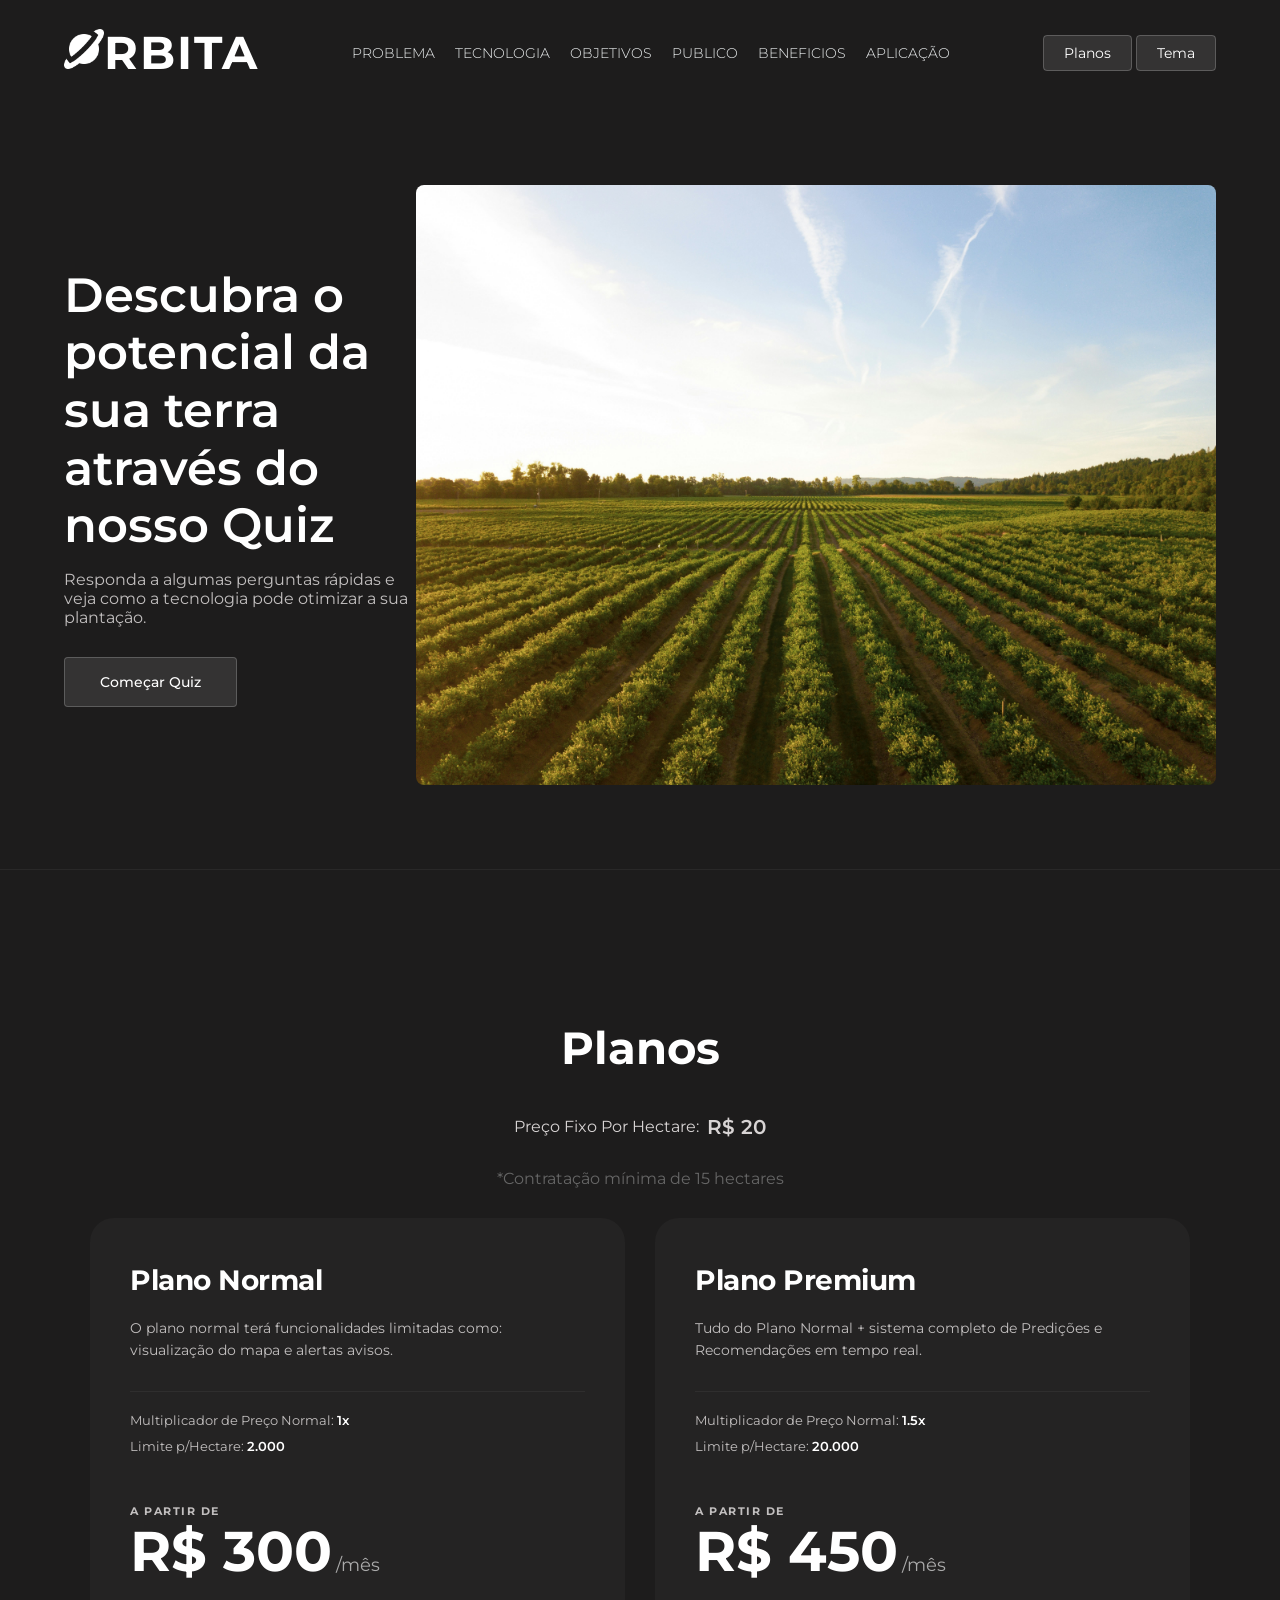
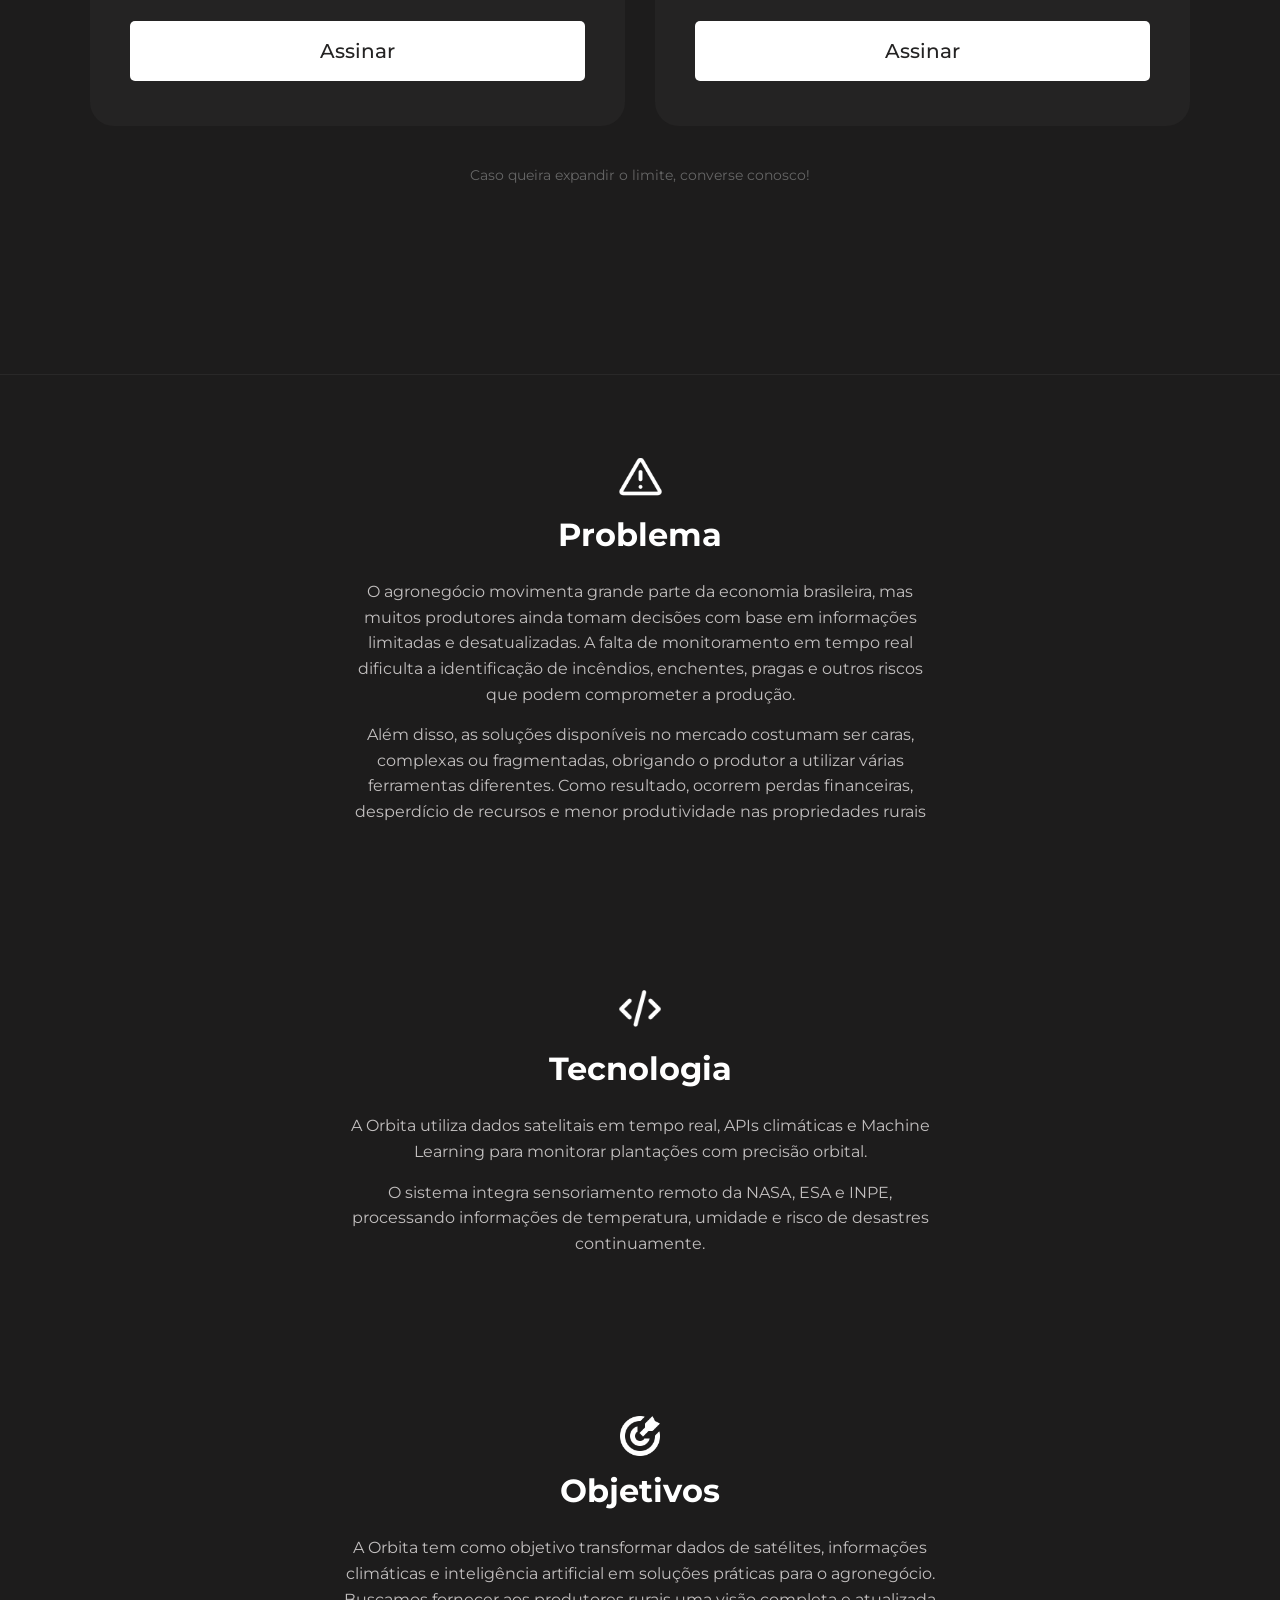
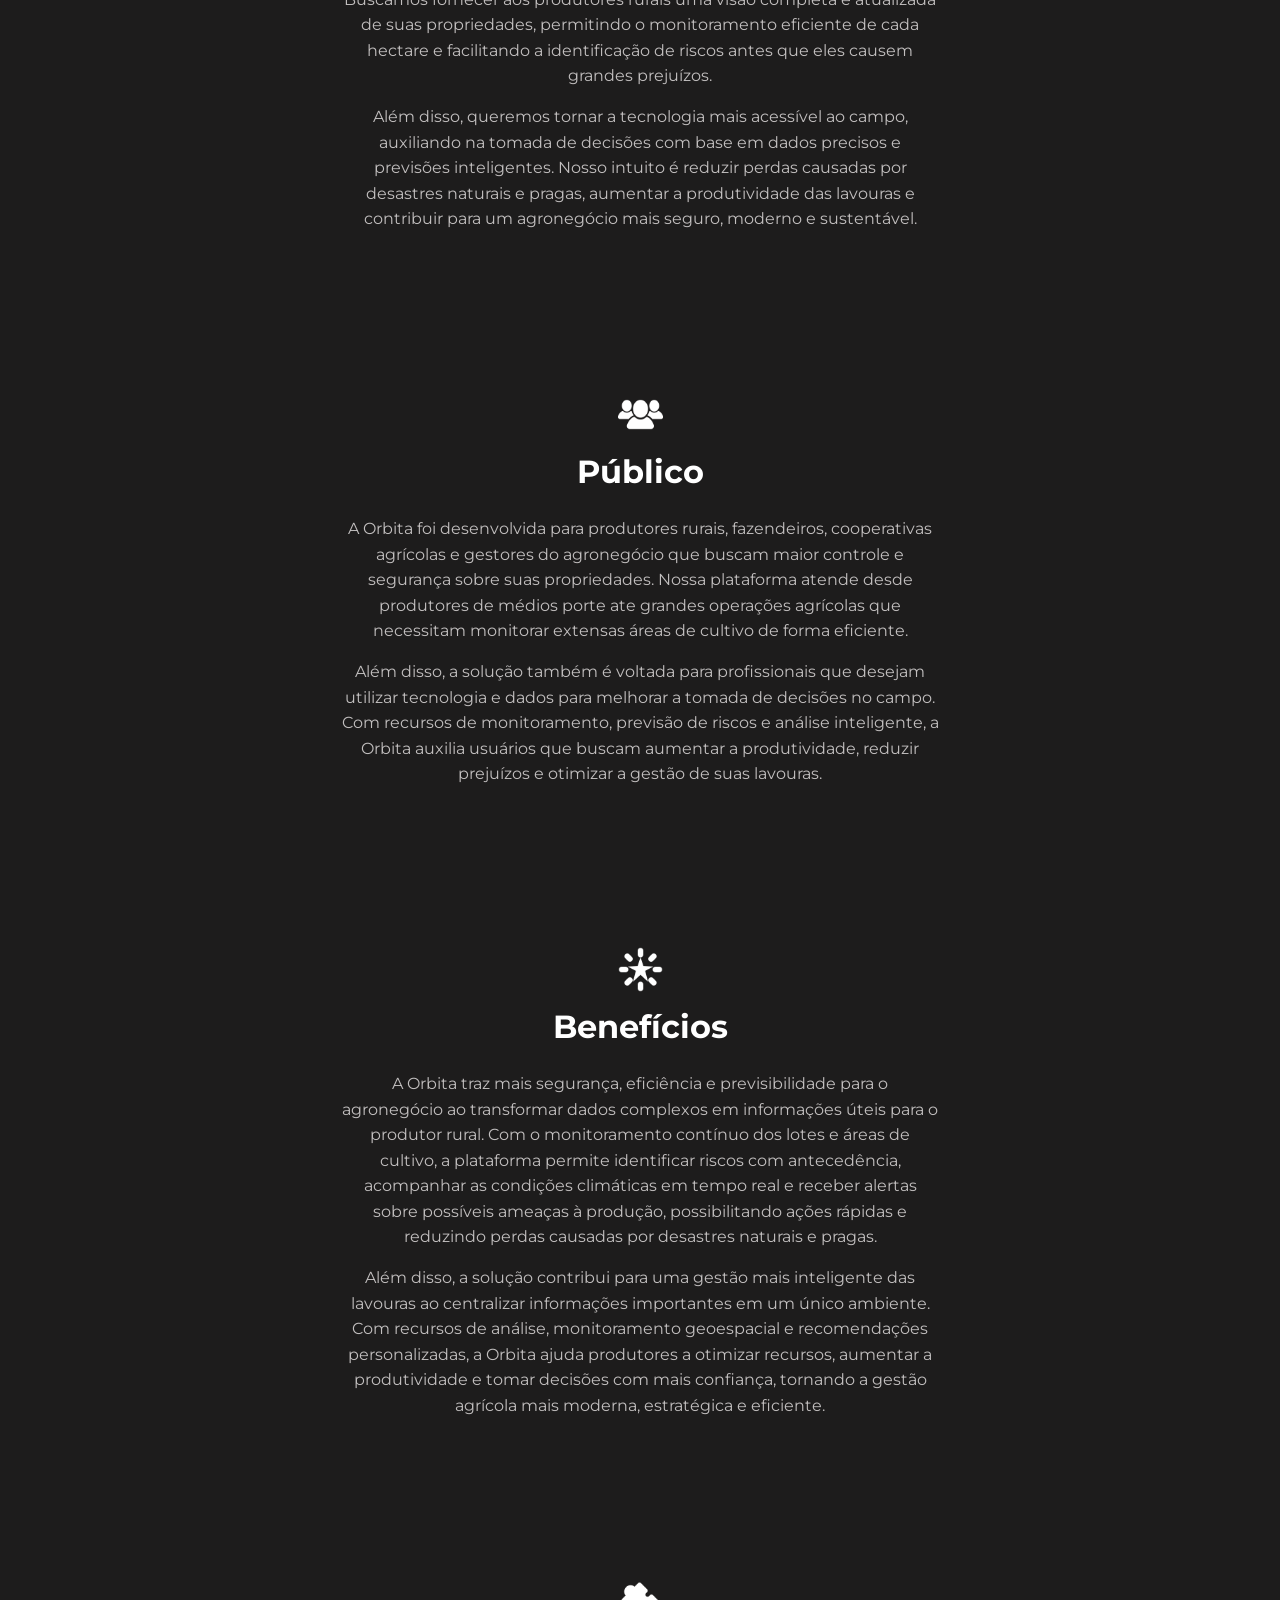
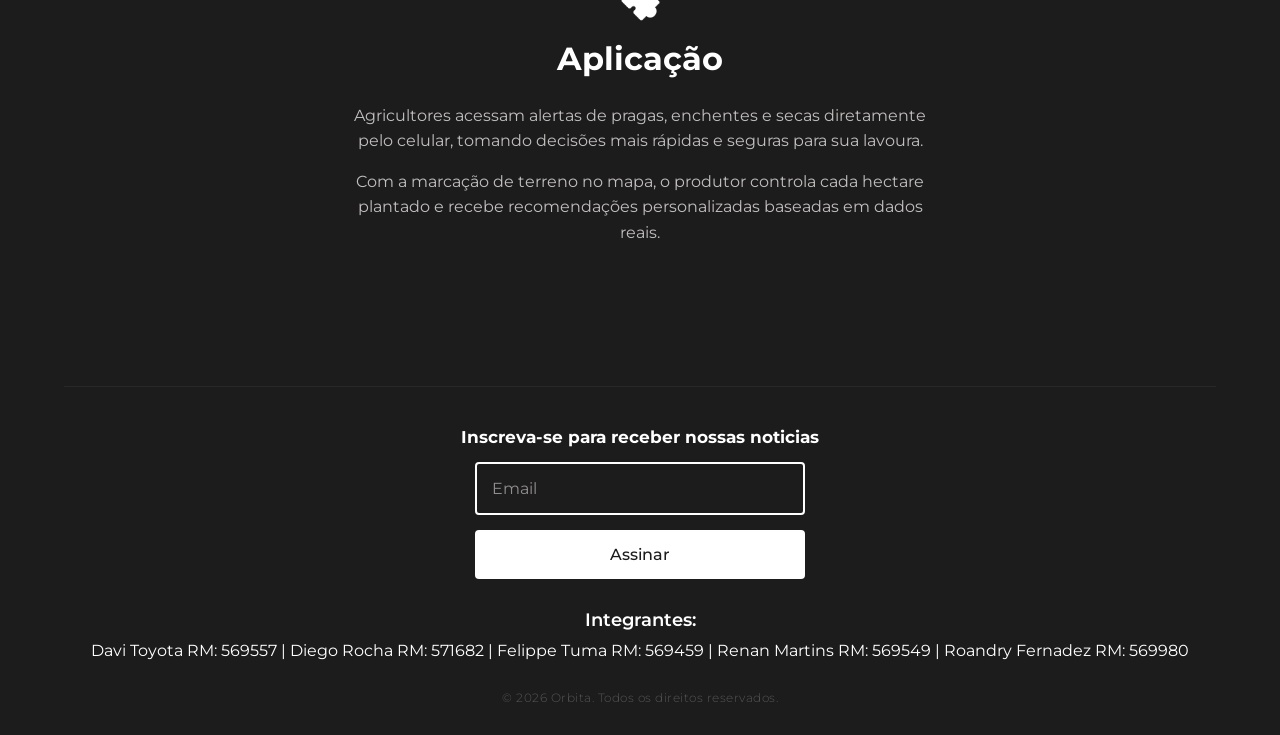
<file: index.html>
<!DOCTYPE html>
<html lang="en">
<head>
    <meta charset="UTF-8">
    <meta name="viewport" content="width=device-width, initial-scale=1.0">
    <link rel="icon" href="/assets/icons/orbita-logo.png">
    <title>Orbita</title>
    <link rel="stylesheet" href="style.css">
</head>
<body>
    <header>
        <a href="/index.html" class="header-logo"> <img class="logo" width="40"src="/assets/icons/orbita-logo.png" alt="Imagem da logo da Orbita">RBITA</a>
        <ul class="header-navs">
            <li><a href="#problema">Problema</a></li>
            <li><a href="#tecnologia">Tecnologia</a></li>
            <li><a href="#objetivos">Objetivos</a></li>
            <li><a href="#publico">Publico</a></li>
            <li><a href="#beneficios">Beneficios</a></li>
            <li><a href="#aplicacao">Aplicação</a></li>
        </ul>
        
        <div class="header-right" style="cursor: pointer;">
            <a href="#planos-container" class="header-button">Planos</a>
            <a onclick="switchTheme()" class="header-button">Tema</a>
        </div>
    </header>
    
    
    
    <section class="quiz-section">
        
        <div class="quiz-container">
            <h1>Descubra o potencial da sua terra<br>através do nosso Quiz</h1>
            <p>Responda a algumas perguntas rápidas e veja como a tecnologia pode otimizar a sua plantação.</p>
            
            <div class="quiz-buttons">
                <a href="pages/quiz.html" class="quiz-button">Começar Quiz</a>
            </div>
        </div>
        
        <div class="quiz-bg" style="cursor: pointer;">
            <img id="slideshow-image" class="quiz-slide-active" src="/assets/images/field_1.jpg" alt="Campo de agricultura 1">
            <div class="quiz-overlay"></div>
        </div>
    </section>
    
    <section id="planos-container" class="plans">
        <h1 class="plans-main-title">Planos</h1>
        <h3 class="plans-price">Preço Fixo Por Hectare: <span>R$ 20</span></h3>
        <p class="plans-minimum-note">*Contratação mínima de 15 hectares</p>
        
        <div class="plans-grid">
            <div class="plan-card">
                <div class="plan-header">
                    <h2 class="plan-title">Plano Normal</h2>
                    <p class="plan-description">O plano normal terá funcionalidades limitadas como: visualização do mapa e alertas avisos.</p>
                </div>
                
                <div class="plan-details">
                    <p class="detail-item">Multiplicador de Preço Normal: <span>1x</span></p>
                    <p class="detail-item">Limite p/Hectare: <span>2.000</span></p>
                </div>
                
                <div class="plan-price-box">
                    <span class="price-prefix">A PARTIR DE</span>
                    <div class="price-value">R$ 300<span>/mês</span></div>
                    <button onclick="plansButtonClick()" class="plan-button">Assinar</button>
                </div>
            </div>
            
            <div class="plan-card">
                <div class="plan-header">
                    <h2 class="plan-title">Plano Premium</h2>
                    <p class="plan-description">Tudo do Plano Normal + sistema completo de Predições e Recomendações em tempo real.</p>
                </div>
                
                <div class="plan-details">
                    <p class="detail-item">Multiplicador de Preço Normal: <span>1.5x</span></p>
                    <p class="detail-item">Limite p/Hectare: <span>20.000</span></p>
                </div>
                
                <div class="plan-price-box">
                    <span class="price-prefix">A PARTIR DE</span>
                    <div class="price-value">R$ 450<span>/mês</span></div>
                    <button onclick="plansButtonClick()" class="plan-button">Assinar</button>
                </div>
            </div>
        </div>
        
        <h3 class="plans-footer-note">Caso queira expandir o limite, converse conosco!</h3>
    </section>
    
    <div class="sections">
        <section id="problema" class="problema">
            <img width="45" src="/assets/icons/alert.png" alt="icone de sinal de alerta">
            <h1>Problema</h1>
            <p>O agronegócio movimenta grande parte da economia brasileira, mas muitos produtores ainda tomam decisões com base em informações limitadas e desatualizadas. A falta de monitoramento em tempo real dificulta a identificação de incêndios, enchentes, pragas e outros riscos que podem comprometer a produção. </p>
            <p>Além disso, as soluções disponíveis no mercado costumam ser caras, complexas ou fragmentadas, obrigando o produtor a utilizar várias ferramentas diferentes. Como resultado, ocorrem perdas financeiras, desperdício de recursos e menor produtividade nas propriedades rurais</p>
        </section>
        
        <section id="tecnologia" class="tecnologia">
            <img width="50" src="/assets/icons/tech-dev.png" alt="icone de trecho de codigo dev">
            <h1>Tecnologia</h1>
            <p>A Orbita utiliza dados satelitais em tempo real, APIs climáticas e Machine Learning para monitorar plantações com precisão orbital.</p>
            <p>O sistema integra sensoriamento remoto da NASA, ESA e INPE, processando informações de temperatura, umidade e risco de desastres continuamente.</p>
        </section>
        
        <section id="objetivos" class="objetivos">
            <img width="40" src="/assets/icons/target-arrow.png" alt="icone de tiro ao alvo flecha">
            <h1>Objetivos</h1>
            <p>A Orbita tem como objetivo transformar dados de satélites, informações climáticas e inteligência artificial em soluções práticas para o agronegócio. Buscamos fornecer aos produtores rurais uma visão completa e atualizada de suas propriedades, permitindo o monitoramento eficiente de cada hectare e facilitando a identificação de riscos antes que eles causem grandes prejuízos.</p>
            <p>Além disso, queremos tornar a tecnologia mais acessível ao campo, auxiliando na tomada de decisões com base em dados precisos e previsões inteligentes. Nosso intuito é reduzir perdas causadas por desastres naturais e pragas, aumentar a produtividade das lavouras e contribuir para um agronegócio mais seguro, moderno e sustentável.</p>
        </section>
        
        <section id="publico" class="publico">
            <img width="45" src="/assets/icons/people-group.png" alt="icone de um grupo de pessoas">
            <h1>Público</h1>
            <p>A Orbita foi desenvolvida para produtores rurais, fazendeiros, cooperativas agrícolas e gestores do agronegócio que buscam maior controle e segurança sobre suas propriedades. Nossa plataforma atende desde produtores de médios porte ate grandes operações agrícolas que necessitam monitorar extensas áreas de cultivo de forma eficiente. </p>
            <p>Além disso, a solução também é voltada para profissionais que desejam utilizar tecnologia e dados para melhorar a tomada de decisões no campo. Com recursos de monitoramento, previsão de riscos e análise inteligente, a Orbita auxilia usuários que buscam aumentar a produtividade, reduzir prejuízos e otimizar a gestão de suas lavouras.</p>
        </section>
        
        <section id="beneficios" class="beneficios">
            <img width="45" src="/assets/icons/achievement.png" alt="icone de uma estrela representando beneficios">
            <h1>Benefícios</h1>
            <p>A Orbita traz mais segurança, eficiência e previsibilidade para o agronegócio ao transformar dados complexos em informações úteis para o produtor rural. Com o monitoramento contínuo dos lotes e áreas de cultivo, a plataforma permite identificar riscos com antecedência, acompanhar as condições climáticas em tempo real e receber alertas sobre possíveis ameaças à produção, possibilitando ações rápidas e reduzindo perdas causadas por desastres naturais e pragas.   </p>
            <p>Além disso, a solução contribui para uma gestão mais inteligente das lavouras ao centralizar informações importantes em um único ambiente. Com recursos de análise, monitoramento geoespacial e recomendações personalizadas, a Orbita ajuda produtores a otimizar recursos, aumentar a produtividade e tomar decisões com mais confiança, tornando a gestão agrícola mais moderna, estratégica e eficiente.</p>
        </section>
        
        <section id="aplicacao" class="aplicacao">
            <img width="45" src="/assets/icons/puzzle.png" alt="icone peça de quebra cabeça">
            <h1>Aplicação</h1>
            <p>Agricultores acessam alertas de pragas, enchentes e secas diretamente pelo celular, tomando decisões mais rápidas e seguras para sua lavoura.</p>
            <p>Com a marcação de terreno no mapa, o produtor controla cada hectare plantado e recebe recomendações personalizadas baseadas em dados reais.</p>
        </section>
    </div>
    
    <button id="topButton" onclick="backToTop()">
        <span>↑</span>
    </button>
    
    <footer>
        <div class="footer-content">
            <ul class="footer-navs">
                <h1>Inscreva-se para receber nossas noticias</h1>
                
                <form class="email-form">
                    <input id="email-input" placeholder="Email" type="email" required>
                    <button type="submit" onclick="validateForm()" class="email-button">Assinar</button>
                </form>
            </ul>
            
            
            <div class="footer-integrantes">
                <h1>Integrantes:</h1>
                <p>Davi Toyota RM: 569557 | Diego Rocha RM: 571682 | Felippe Tuma RM: 569459 | Renan Martins RM: 569549 | Roandry Fernadez RM: 569980</p>
            </div>
            
            <p class="footer-copyright">&copy; 2026 Orbita. Todos os direitos reservados.</p>
            
        </div>
    </footer>
    
    <script src="/script.js"></script>
</body>
</html>
</file>
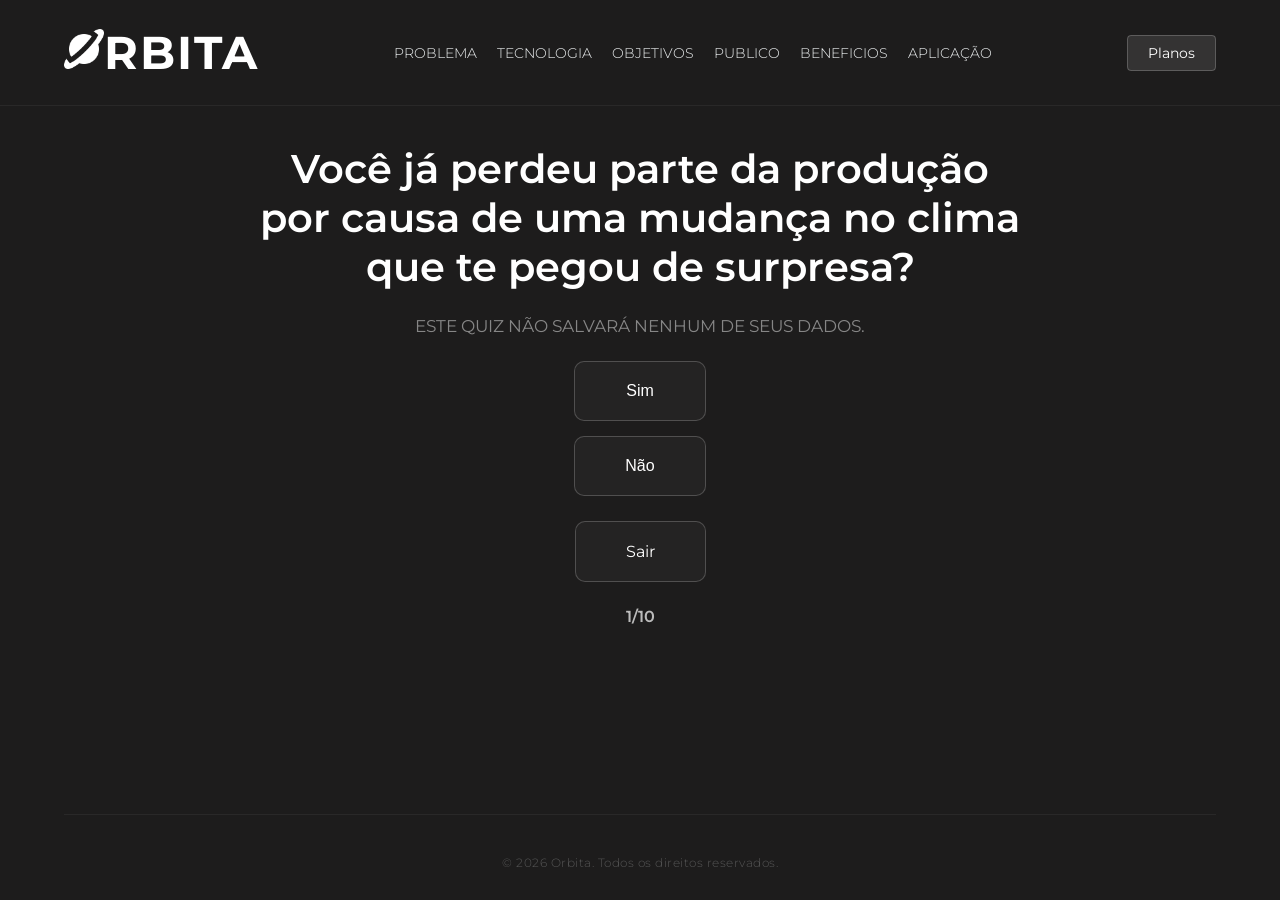
<file: pages/quiz.html>
<!DOCTYPE html>
<html lang="en">
<head>
    <meta charset="UTF-8">
    <meta name="viewport" content="width=device-width, initial-scale=1.0">
    <link rel="icon" href="/assets/icons/orbita-logo.png">
    <title>Orbita - Quiz</title>
    <link rel="stylesheet" href="/style.css">
    <link rel="stylesheet" href="/styles/quiz.css">
</head>
    <body>
        <header>
            <a href="/index.html" class="header-logo"> <img class="logo" width="40"src="/assets/icons/orbita-logo.png" alt="Imagem da logo da Orbita">RBITA</a>
            <ul class="header-navs">
                <li><a href="/index.html#problema">Problema</a></li>
                <li><a href="/index.html#tecnologia">Tecnologia</a></li>
                <li><a href="/index.html#objetivos">Objetivos</a></li>
                <li><a href="/index.html#publico">Publico</a></li>
                <li><a href="/index.html#beneficios">Beneficios</a></li>
                <li><a href="/index.html#aplicacao">Aplicação</a></li>
            </ul>
            
            <div class="header-right" style="cursor: pointer;">
                <a href="/index.html#planos-container" class="header-button">Planos</a>
            </div>
        </header>

        <section class="quiz-body">
            <h1 class="quiz-title">Lorem ipsum dolor sit amet consectetur, adipisicing elit. Inventore, voluptatibus.</h1>

            <p class="quiz-description">Este quiz não salvará nenhum de seus dados.</p>

            <ul class="quiz-list">
                <button selected="false" onclick="registerAnswer('yes')" class="quiz-button">Sim</button>
                <button selected="false" onclick="registerAnswer('no')" class="quiz-button">Não</button>
            </ul>
            
            <a id="quiz-return" class="quiz-button" href="/index.html">Sair</a>
            
            <p class="quiz-counter">1/?</p>
        </section>

        <footer>
            <div class="footer-content">                
                <p class="footer-copyright">&copy; 2026 Orbita. Todos os direitos reservados.</p>

            </div>
        </footer>
        
        <script src="/script.js"></script>
    </body>
</html>
</file>
<file: style.css>
@import url('https://fonts.googleapis.com/css2?family=Montserrat:wght@300;400;500;700&display=swap');

:root {
    --bg-color: #1d1c1c;
    --card-bg: #242323;
    --title-color: #ffffff;
    --para-color: #c2bfbf;
    --accent-hover: #aaaaaa;
    --copyright-theme: #555555;
}

@keyframes gradativamente {
  from {
    opacity: 0;
    transform: translateY(100px); /* Começa 100px mais para baixo */
  }
  to {
    opacity: 1;
    transform: translateY(0); /* Volta para a posição original */
  }
}


* {
    box-sizing: border-box;
    margin: 0;
    padding: 0;
    border: 0;
    font-size: 100%;
    vertical-align: baseline;
}

html {
    scroll-behavior: smooth;
}

body {
    font-family: "Montserrat", sans-serif;
    background-color: var(--bg-color);
    min-height: 100vh;
    display: flex;
    flex-direction: column;
}

/* Header */
header {
    display: flex;
    justify-content: space-between;
    align-items: center;
    padding: 24px 5%;

    width: 100%;
    top: 0;
    z-index: 10;
    gap: 20px;
}

.header-logo {
    color: var(--title-color);
    font-size: 46px;
    font-weight: 700;
    letter-spacing: 2px;
    cursor: default;
    flex-shrink: 0;

    text-decoration: none;
    cursor: pointer;
}

.logo {
    transition: transform 0.8s ease;
}

.header-logo:hover .logo {
    transform: rotate(360deg);
}

.header-navs {
    list-style: none;
    display: flex;
    flex-direction: row;
    gap: 20px;
    text-transform: uppercase;
    flex-wrap: wrap;
}

.header-navs li a {
    color: #edf0f1;
    text-decoration: none;

    font-size: 14px;
    font-weight: 300;

    padding: 5px 0;
    white-space: nowrap;
    transition: color 0.3s ease, font-size 0.3s ease;
}

.header-navs li a:hover, .header-navs li a.active {
    color: var(--title-color);
    border-bottom: 2px solid var(--title-color);
    font-size: 15px;
}


.header-button {
    color: var(--title-color);
    text-decoration: none;
    font-size: 14px;

    border: 1px solid #ffffff33;
    padding: 8px 20px;
    border-radius: 4px;

    background-color: #ffffff1a;
    transition: all 0.3s ease;
}

.header-button:hover {
    background-color: var(--title-color);
    color: #000;
}

/* Quiz section */
.quiz-section {
    flex: 1;
    display: flex;
    flex-direction: row;
    align-items: center;
    justify-content: space-between;
    
    padding: 80px 5%;

    color: #fff;
    max-width: 615%;
}

.quiz-section h1 {
    font-size: 48px;
    font-weight: 600;
    line-height: 1.2;
    margin-bottom: 15px;
}

.quiz-section p {
    font-size: 16px;
    color: #c2bfbf;
    margin-bottom: 30px;
}

.quiz-bg img {
    width: 800px;
    border-radius: 8px;
}

.quiz-buttons a {
    display: inline-block;
    text-decoration: none;
    font-size: 14px;

    font-weight: 500;
    padding: 15px 35px;
    border-radius: 4px;

    text-align: center;
    min-width: 150px;
    transition: transform 0.3s ease;
}

.quiz-buttons a:hover {
    transform: scale(1.1);
}

.quiz-buttons a:active {
    transform: scale(0.92);
}

.quiz-button {
    background-color: #ffffff1a;
    color: #fff;
    border: 1px solid #ffffff33;
}

/* Plans */
.plans-main-title {
    color: var(--title-color);
    font-size: 45px;
}
.plans {
    padding: 150px 5%;
    display: flex;
    flex-direction: column;
    align-items: center;
    background-color: var(--bg-color);
    scroll-margin-top: 80px;

    border-top: 1px solid rgba(255, 255, 255, 0.05);
    border-bottom: 1px solid rgba(255, 255, 255, 0.05); 
}

.plans-price {
    display: flex;
    align-items: center;
    gap: 8px;

    color: #d8d4d4;
    font-size: 16px;
    font-weight: 400;
    margin-top: 40px;

    margin-bottom: 40px;
    text-align: center;
}

.plan-button {
    padding: 4%;
    margin-top: 8%;
    border-radius: 5px;
    transition: transform 0.3s ease, box-shadow 0.3s ease;

    font-size: 20px;
    font-family: "Montserrat", sans-serif;
    font-weight: 500;

    color: var(--card-bg);
    background-color: var(--title-color);
}

.plan-button:hover {
    transform: scale(1.02);
    box-shadow: 5px 5px var(--copyright-theme);
}

.plan-button:active {
    transform: scale(0.92);
}


.plans-price span {
    font-size: 20px;
    font-weight: 600;
}

.plans-grid {
    display: flex;
    flex-direction: row;
    justify-content: center;
    align-items: stretch;
    gap: 30px;
    width: 100%;
    max-width: 1100px;
    animation: gradativamente linear both;
    animation-timeline: view();
    animation-range: entry 10% cover 30%;
}

.plan-card {
    flex: 1;
    background-color: var(--card-bg);
    border-radius: 24px;
    padding: 45px 40px;
    display: flex;
    flex-direction: column;
    justify-content: space-between;
    min-height: 450px;
}

.plan-title {
    color: var(--title-color);
    font-size: 28px;
    font-weight: 700;
    margin-bottom: 20px;
    letter-spacing: -0.5px;
}

.plan-description {
    color: var(--para-color);
    font-size: 14px;
    font-weight: 400;
    line-height: 1.6;
    margin-bottom: 30px;
}

.plan-details {
    margin-bottom: 40px;
    border-top: 1px solid rgba(255, 255, 255, 0.05);
    padding-top: 20px;
}

.detail-item {
    color: var(--para-color);
    font-size: 13px;
    margin-bottom: 10px;
}

.detail-item span {
    color: var(--title-color);
    font-weight: 600;
}

.plan-price-box {
    display: flex;
    flex-direction: column;
    gap: 5px;
}

.price-prefix {
    color: var(--para-color);
    font-size: 11px;
    font-weight: 700;
    letter-spacing: 1.5px;
}

.price-value {
    color: var(--title-color);
    font-size: 56px;
    font-weight: 700;
    display: flex;
    align-items: baseline;
    line-height: 1;
}

.price-value span {
    font-size: 18px;
    color: var(--accent-hover);
    font-weight: 400;
    margin-left: 4px;
}

.plans-footer-note {
    color: #666;
    font-size: 14px;
    font-weight: 400;
    margin-top: 40px;
    margin-bottom: 40px;
    text-align: center;
}

.plans-minimum-note {
    text-align: center; 
    color: #666; 
    margin-top:-10px;
    margin-bottom: 30px;
}

/* Sections */
.sections section {
    display: flex;
    align-items: center;
    flex-direction: column;
    padding: 80px 10%;
    gap: 15px;
    scroll-margin-top: 80px;
    text-align: center;
    animation: gradativamente linear both;
    animation-timeline: view();
    animation-range: entry 10% cover 30%;
}

.section-icon {
    font-size: 40px;
    color: var(--title-color);
    opacity: 0.8;
    margin-bottom: 5px;
}

.sections h1 {
    color: var(--title-color);
    font-size: 32px;
    margin-bottom: 10px;
}

.sections p {
    color: var(--para-color);
    max-width: 600px;
    font-size: 16px;
    line-height: 1.6;
}

.section-img {
    max-width: 100%;
    width: 350px;
    border-radius: 12px;
    margin-top: 20px;
    border: 1px solid rgba(255, 255, 255, 0.1);
}

/* Footer */
footer {
    width: 100%;
    background-color: var(--bg-color);
    padding: 60px 5% 30px 5%;
    margin-top: auto;
}

.footer-content {
    max-width: 1200px;
    margin: 0 auto;
    display: flex;

    flex-direction: column;
    align-items: center;
    gap: 30px;

    border-top: 1px solid rgba(255, 255, 255, 0.05); 
    padding-top: 40px;
}

.footer-navs {
    display: flex;
    flex-direction: column;
    align-items: center;
    gap: 15px;
}

.footer-navs h1 {
    color: var(--title-color);
    font-size: 17px;
    text-align: center;
}

.email-form {
    display: flex;
    flex-direction: column;
    align-items: center;
    gap: 15px;
    width: 100%;
}

.email-form input {
    padding: 15px 15px; 
    background-color: var(--bg-color);
    border: solid 2px var(--title-color);
    border-radius: 4px;
    
    color: var(--title-color); 
    font-family: "Montserrat", sans-serif;
    
    width: 100%;
    max-width: 330px; 
}

.email-form input::placeholder {
    text-align: left;
    color: var(--para-color);
    opacity: 0.7;
}

.email-form input:focus {
    outline: none;
}

.email-button {
    padding: 15px 0; 
    width: 100%;
    max-width: 330px; 

    font-family: "Montserrat", sans-serif;
    font-weight: 500;
    background-color: var(--title-color);
    color: var(--bg-color);

    border-radius: 4px;
    cursor: pointer;
    transition: transform 0.3s ease;
}

.email-button:hover {
    transform: scale(1.05);
}
.footer-integrantes {
    color: white;
    h1 {
        font-size: 18px;
        font-weight: 600;
        text-align: center;
        padding-bottom: 10px;
    }
}
.footer-copyright {
    color: var(--copyright-theme);
    font-size: 12px;
    font-weight: 300;
    letter-spacing: 0.5px;
    text-align: center;
}

/* Button to top */
#topButton {
    position: fixed;
    bottom: 30px;
    right: 30px;
    z-index: 100;
    
    background-color: #ffffff1a;
    color: #fff;
    border: 1px solid #ffffff33;
    
    width: 45px;
    height: 45px;
    border-radius: 50%;
    cursor: pointer;
    
    display: none;
    justify-content: center;
    align-items: center;
    
    transition: all 0.3s ease;
}

#topButton:hover {
    background-color: #fff;
    color: #000;
    transform: translateY(-3px);
}
</file>
<file: styles/quiz.css>
@import url('https://fonts.googleapis.com/css2?family=Montserrat:wght@300;400;500;700&display=swap');

:root {
    --title-color: #ffffff;
    --para-color: #aaaaaa;
    --card-bg: #242323;
}

* {
    box-sizing: border-box;
    margin: 0;
    padding: 0;
    border: 0;
    font-size: 100%;
    vertical-align: baseline;
}

html {
    scroll-behavior: smooth;
}

body {
    font-family: "Montserrat", sans-serif;
}


/* Quiz Section */

.quiz-body {
    display: flex;
    flex-direction: column;
    align-items: center;
    
    gap: 25px;
    border-top: 1px solid rgba(255, 255, 255, 0.05);
    padding-top: 3%;
}

.quiz-title {
    color: var(--title-color);
    font-size: 40px;
    font-weight: 600;
    
    max-width: 800px;
    
    text-align: center;
    margin: auto;
    padding: 0 20px;
}

.quiz-description {
    color: var(--para-color);
    font-size: 17px;
    text-align: center;
    
    opacity: 75%;
    text-transform: uppercase;
}

.quiz-list {
    display: flex;
    flex-direction: column;
    user-select: none;  
    gap: 15px;
}

.quiz-title strong {
    color: #79d19e;
}

.quiz-button {
    background-color: var(--card-bg);
    padding: 20px 50px;
    border-radius: 10px;
    user-select: none;  
    transition: transform 0.3s ease;
    cursor: pointer;
    fill-opacity: 5%;
    text-decoration: none;
}

.quiz-counter {
    color: var(--title-color);
    font-weight: 600;
    opacity: 70%;
    
}


.quiz-button:hover {
    transform: scale(1.05);
}

.quiz-button[selected="true"] {
    background-color: aqua;
}
</file>
